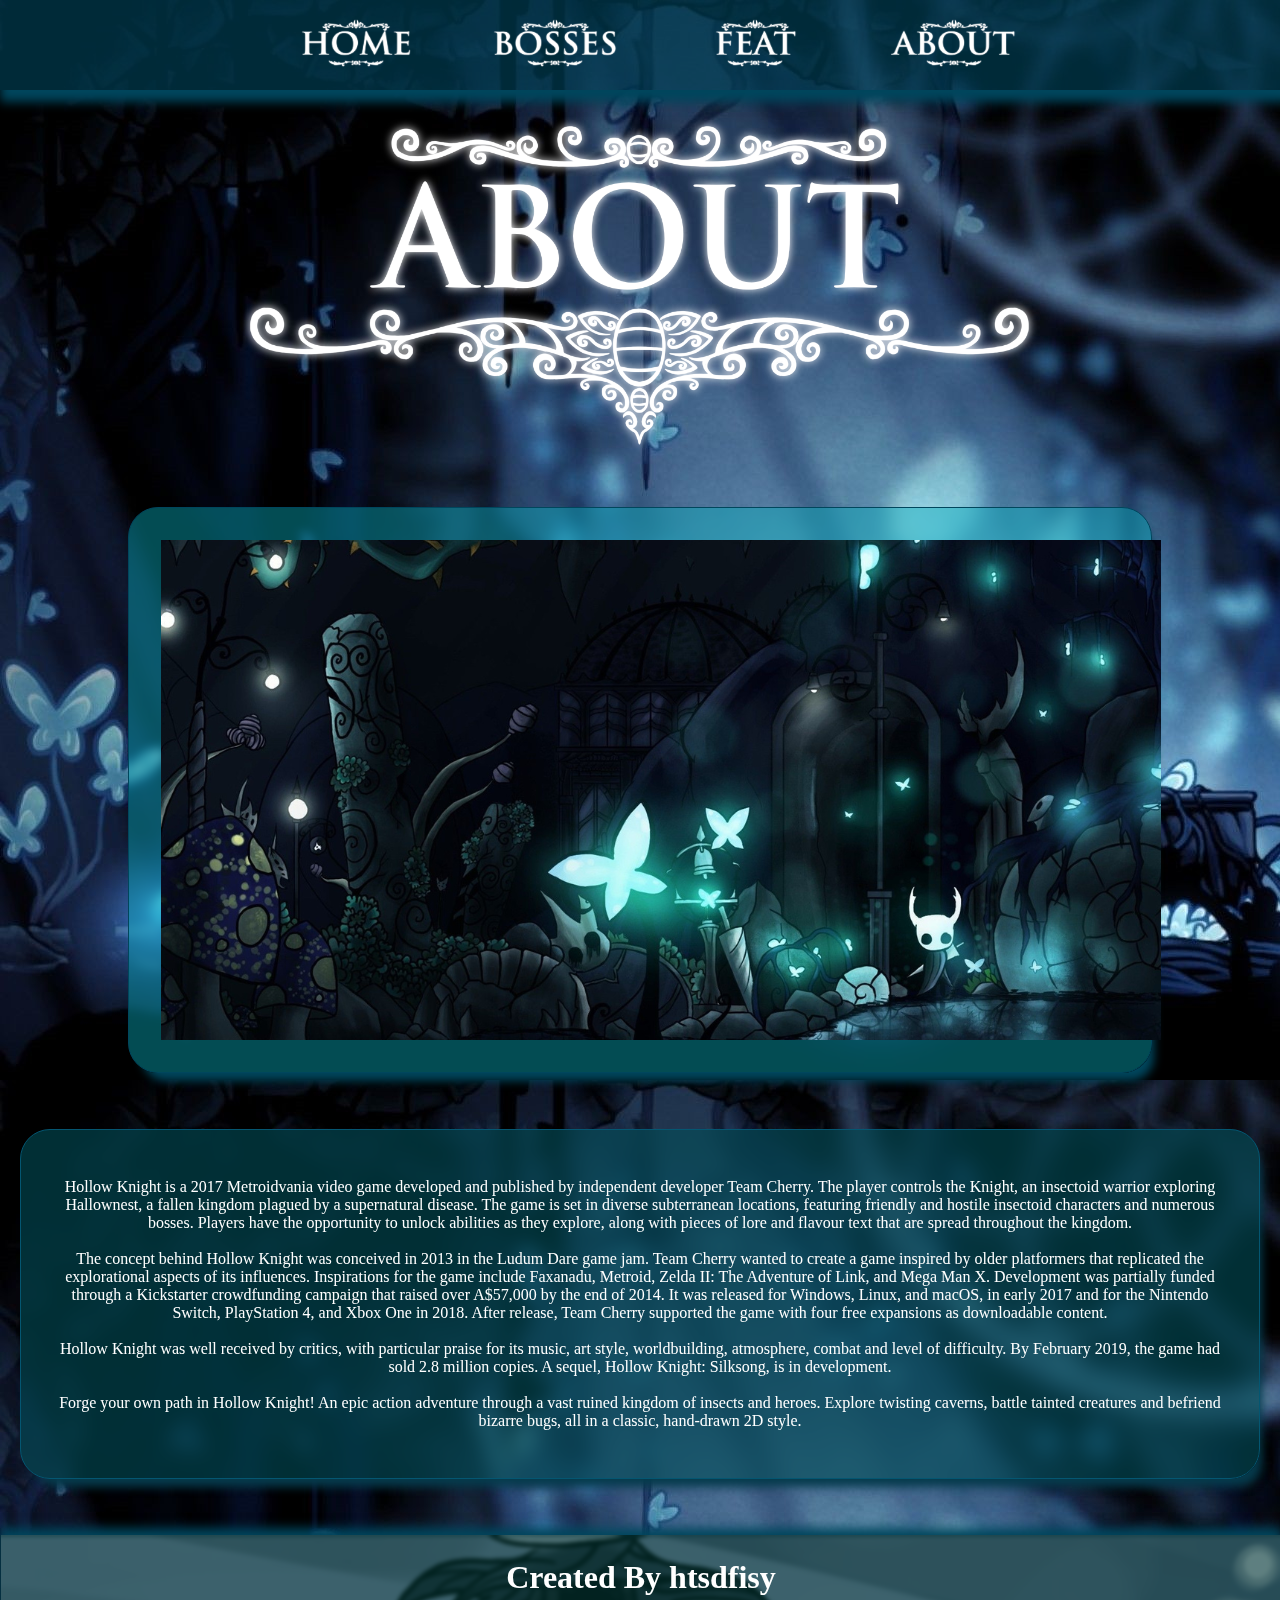
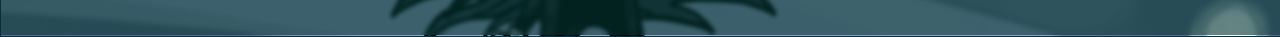
<file: about.html>
<!doctype html>
<html>
<head>
<meta charset="utf-8">
<title>about</title>
<link href="style.css" rel="stylesheet" type="text/css">
<link rel="icon" type="image/x-icon" href="./imagess/favicon.ico">
</head>

<body>
  <header>
    <table width="800" border="0" align="center">
      <tbody>
        <tr>
          <td align="center" valign="middle"><a href="index.html"><img src="imagess/homew.png" width="150" height="50" alt=""/></a></td>
          <td align="center" valign="middle"><a href="gallery.html"><img src="imagess/gallery.png" width="150" height="50" alt=""/></a></td>
          <td align="center" valign="middle"><a href="idk.html"><img src="imagess/achievement.png" width="150" height="50" alt=""/></a></td>
          <td align="center" valign="middle"><a href="about.html"><img src="imagess/about.png" width="150" height="50" alt=""/></a></td>
        </tr>
      </tbody>
    </table>
    </header>
    <div class="fill"></div>
<img class="cent" src="imagess/abort.png" width="1000" height="371" alt=""/>
<br><br>
<div class="hi"><img src="imagess/abcde.png" class="cent" width="1000" height="500" alt=""/></div>
<br> <br>
	<div class="ha"><p>Hollow Knight is a 2017 Metroidvania video game developed and published by independent developer Team Cherry. The player controls the Knight, an insectoid warrior exploring Hallownest, a fallen kingdom plagued by a supernatural disease. The game is set in diverse subterranean locations, featuring friendly and hostile insectoid characters and numerous bosses. Players have the opportunity to unlock abilities as they explore, along with pieces of lore and flavour text that are spread throughout the kingdom.
<br> <br>
    The concept behind Hollow Knight was conceived in 2013 in the Ludum Dare game jam. Team Cherry wanted to create a game inspired by older platformers that replicated the explorational aspects of its influences. Inspirations for the game include Faxanadu, Metroid, Zelda II: The Adventure of Link, and Mega Man X. Development was partially funded through a Kickstarter crowdfunding campaign that raised over A$57,000 by the end of 2014. It was released for Windows, Linux, and macOS, in early 2017 and for the Nintendo Switch, PlayStation 4, and Xbox One in 2018. After release, Team Cherry supported the game with four free expansions as downloadable content.
    <br> <br>
    Hollow Knight was well received by critics, with particular praise for its music, art style, worldbuilding, atmosphere, combat and level of difficulty. By February 2019, the game had sold 2.8 million copies. A sequel, Hollow Knight: Silksong, is in development.
    <br> <br>
    Forge your own path in Hollow Knight! An epic action adventure through a vast ruined kingdom of insects and heroes. Explore twisting caverns, battle tainted creatures and befriend bizarre bugs, all in a classic, hand-drawn 2D style.</p></div>
    <br> <br>
    <footer>
      <div class="foot">
        <h1 class="footle">Created By htsdfisy</h1>
      </div>
    </footer>
<script src="main.js"></script>
  </body>
</html>
</file>
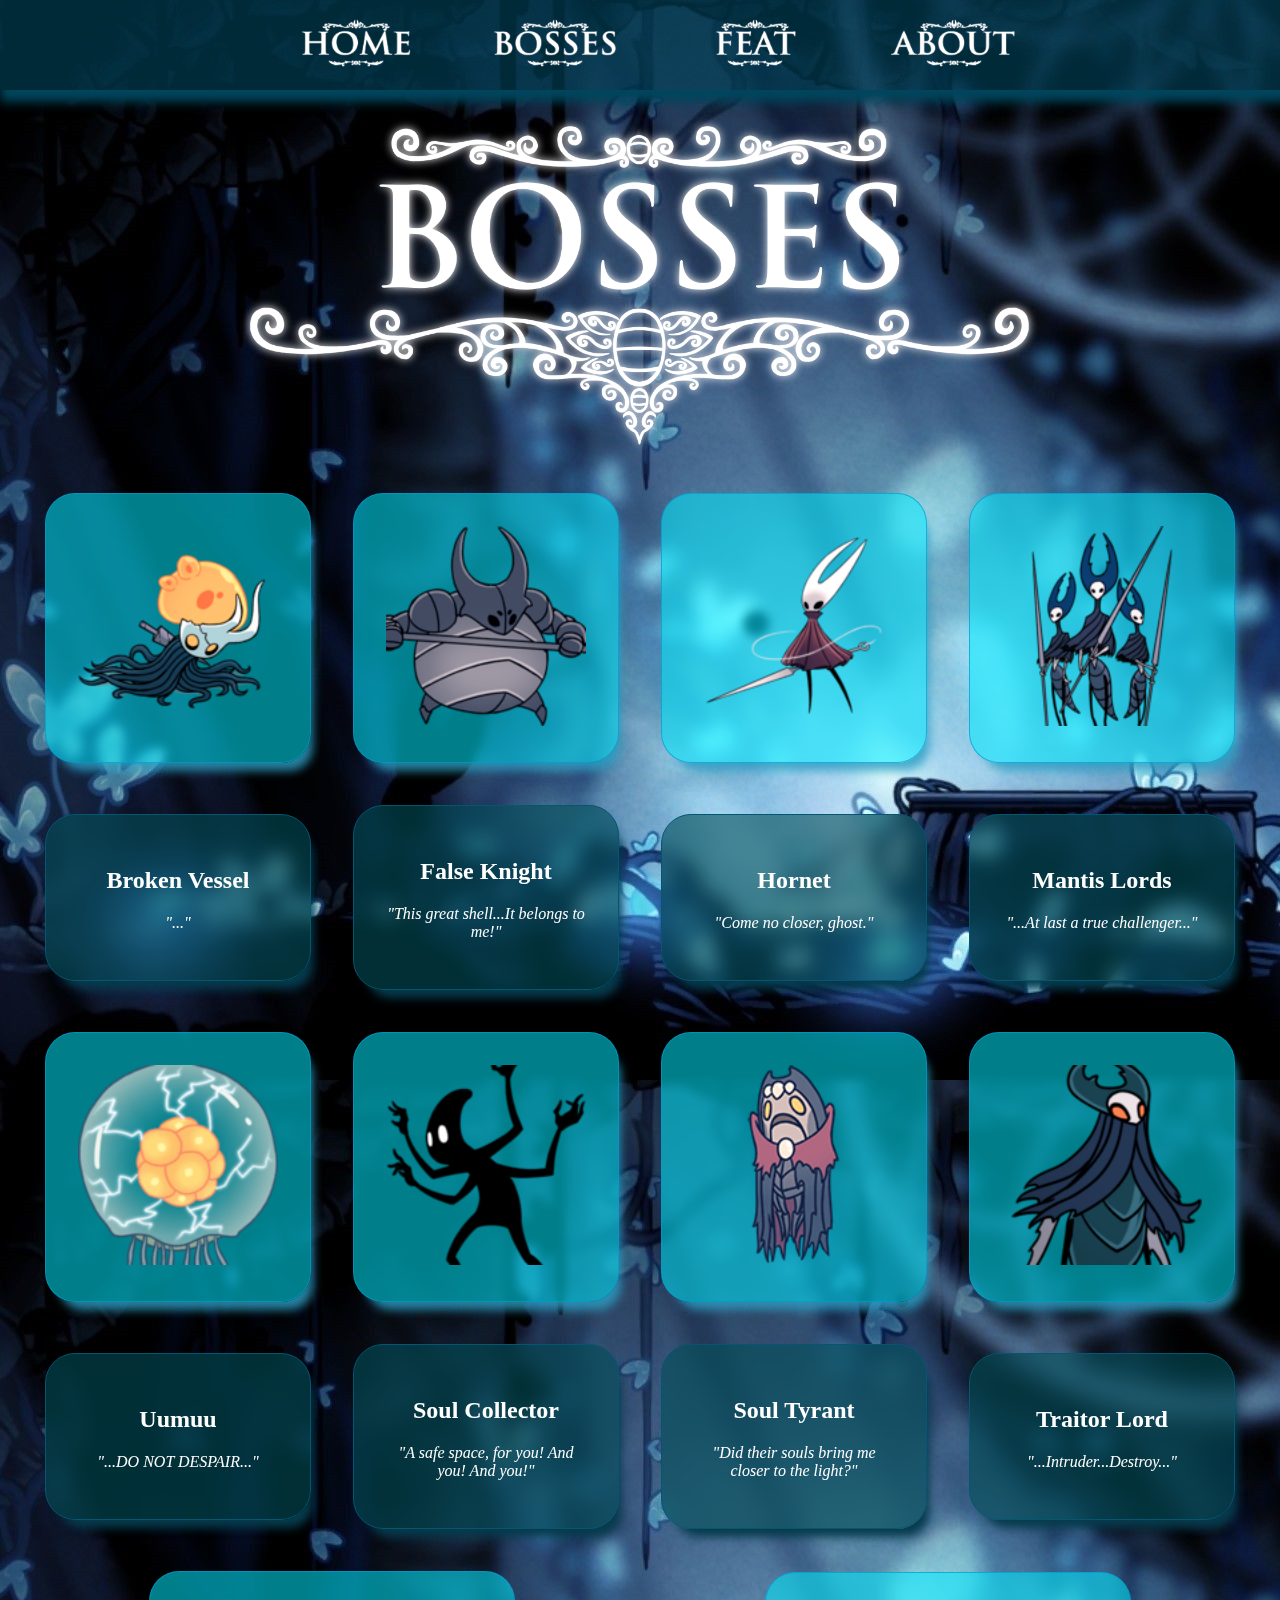
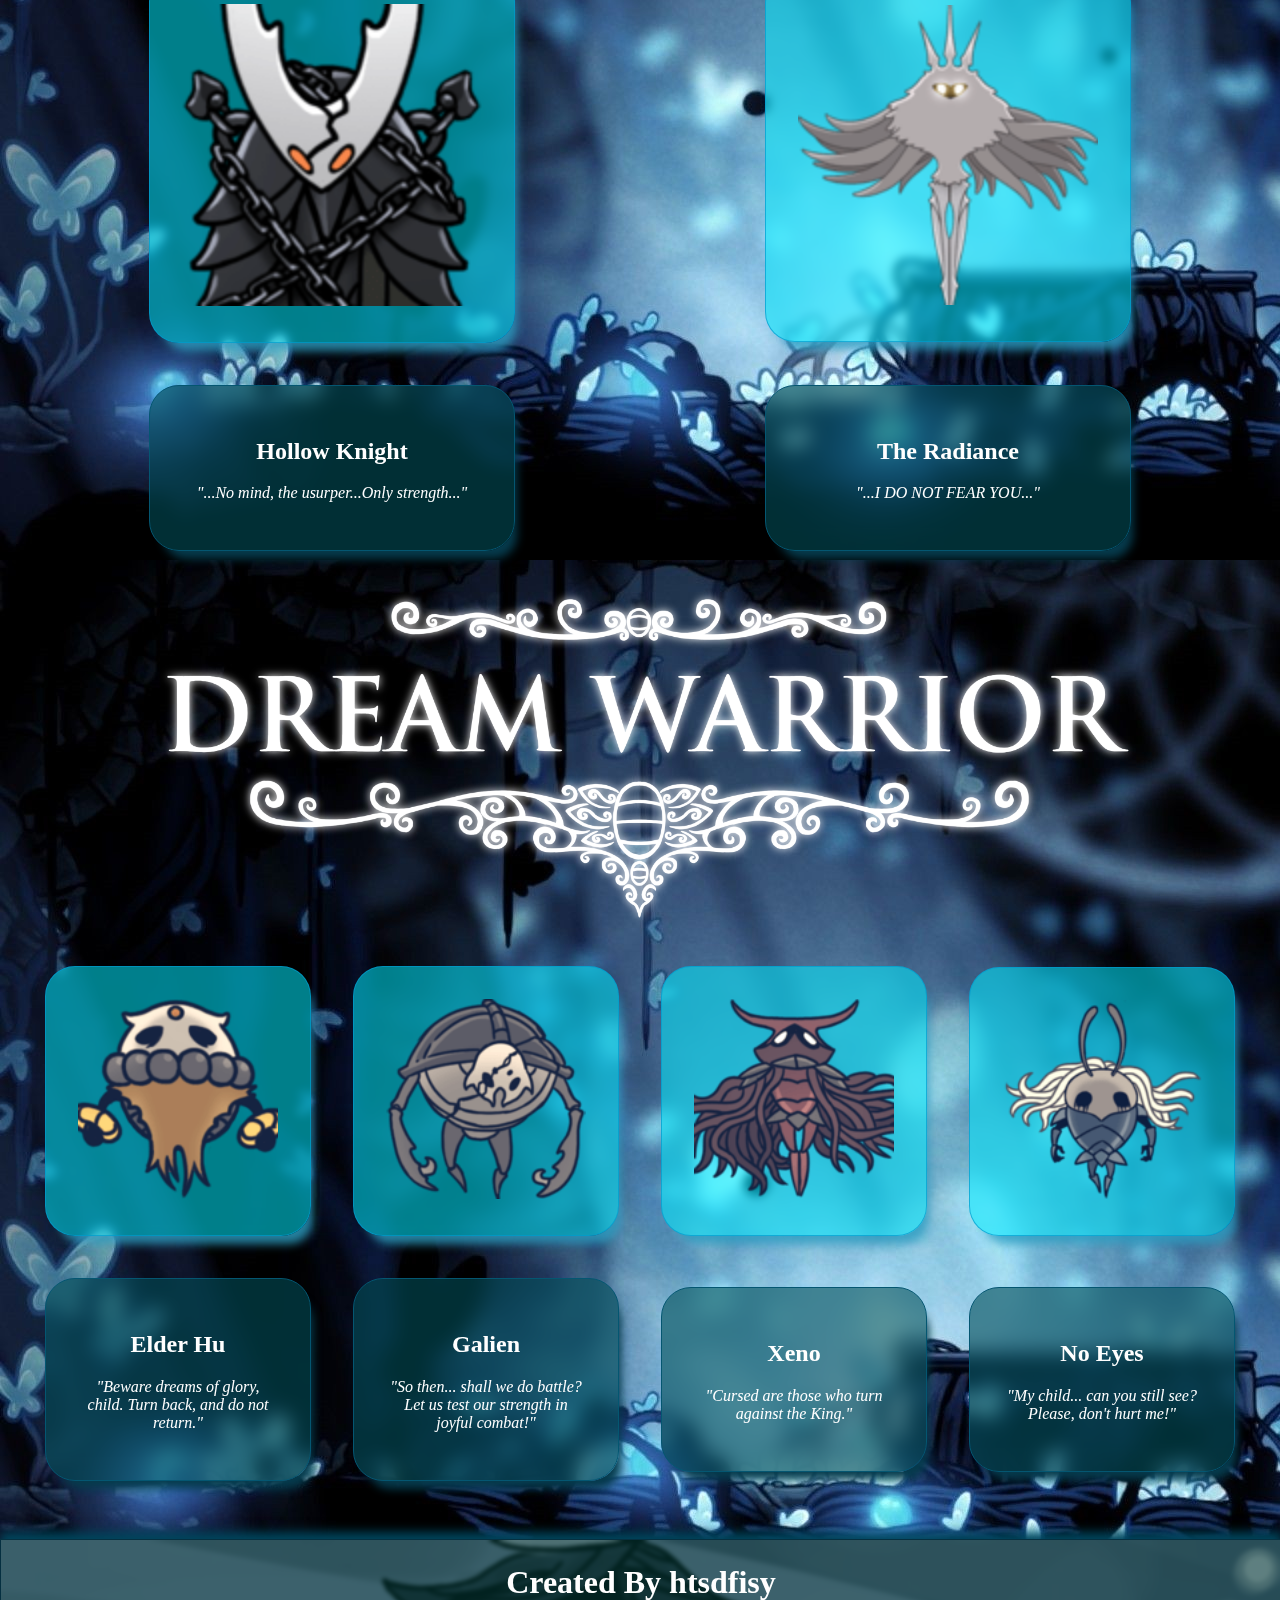
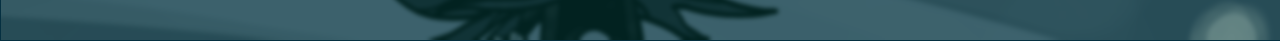
<file: gallery.html>
<!doctype html>
<html>
<head>
<meta charset="utf-8">
<title>gallery</title>
<link href="style.css" rel="stylesheet" type="text/css">
<link rel="icon" type="image/x-icon" href="./imagess/favicon.ico">
</head>

<body>
  <header>
    <table width="800" border="0" align="center">
      <tbody>
        <tr>
          <td align="center" valign="middle"><a href="index.html"><img src="imagess/homew.png" width="150" height="50" alt=""/></a></td>
          <td align="center" valign="middle"><a href="gallery.html"><img src="imagess/gallery.png" width="150" height="50" alt=""/></a></td>
          <td align="center" valign="middle"><a href="idk.html"><img src="imagess/achievement.png" width="150" height="50" alt=""/></a></td>
          <td align="center" valign="middle"><a href="about.html"><img src="imagess/about.png" width="150" height="50" alt=""/></a></td>
        </tr>
      </tbody>
    </table>
    </header>
    <div class="fill"></div>
<img class="cent" src="imagess/bosses.png" width="1000" height="371" alt=""/>
<table width="200" border="0" align="center" cellpadding="0">
  <tbody>
    <tr>
      <td align="center" valign="middle"><div class="ho"><img src="imagess/boss1.png" width="200"></div></td>
      <td align="center" valign="middle"><div class="ho"><img src="imagess/boss2.png" width="200"></div></td>
	  <td align="center" valign="middle"><div class="ho"><img src="imagess/boss3.png" width="200"></div></td>
    <td align="center" valign="middle"><div class="ho"><img src="imagess/boss4.png" width="200"></div></td>
    </tr>
    <tr>
 <td align="center" valign="middle"><div class="ha"><h2>Broken Vessel</h2><p><i>"..."</i></p></div></td>
 <td align="center" valign="middle"><div class="ha"><h2>False Knight</h2><p><i>"This great shell...It belongs to me!"</i></p></div></td>
      <td align="center" valign="middle"><div class="ha"><h2>Hornet</h2><p><i>"Come no closer, ghost."</i></p></div></td>
      <td align="center" valign="middle"><div class="ha"><h2>Mantis Lords</h2><p><i>"...At last a true challenger..."</i></p></div></td>
    </tr>
    <tr>
      <td align="center" valign="middle"><div class="ho"><img src="imagess/boss5.png" width="200"></td>
      <td align="center" valign="middle"><div class="ho"><img src="imagess/boss10.png" width="200"></td>
      <td align="center" valign="middle"><div class="ho"><img src="imagess/boss7.png" width="200"></td>
      <td align="center" valign="middle"><div class="ho"><img src="imagess/boss8.png" width="200"></td>
    </tr>
    <tr>
      <td align="center" valign="middle"><div class="ha"><h2>Uumuu</h2><p><i>"...DO NOT DESPAIR..."</i></p></div></td>
      <td align="center" valign="middle"><div class="ha"><h2>Soul Collector</h2><p><i>"A safe space, for you! And you! And you!"</i></p></div></td>
      <td align="center" valign="middle"><div class="ha"><h2>Soul Tyrant</h2><p><i>"Did their souls bring me closer to the light?"</i></p></div></td>
      <td align="center" valign="middle"><div class="ha"><h2>Traitor Lord</h2><p><i>"...Intruder...Destroy..."</i></p></div></td>
    </tr>
    <tr>
      <td colspan="2" align="center" valign="middle"><div class="ho" style="width:300px"><img src="imagess/boss9.png" width="300"></td>
      <td colspan="2" align="center" valign="middle"><div class="ho" style="width:300px"><img src="imagess/boss6.png" width="300"></td>
    </tr>
    <tr>
      <td colspan="2" align="center" valign="middle"><div class="ha" style="width:300px"><h2>Hollow Knight</h2><p><i>"...No mind, the usurper...Only strength..."</i></p></div></td>
      <td colspan="2" align="center" valign="middle"><div class="ha" style="width:300px"><h2>The Radiance</h2><p><i>"...I DO NOT FEAR YOU..."</i></p></div></td>
    </tr>
  </tbody>
</table>
<img class="cent" src="imagess/Dream boss.png" width="1000" height="371" alt=""/>
<table width="200" border="0" align="center" cellpadding="0">
  <tbody>
    <tr>
      <td align="center" valign="middle"><div class="ho"><img src="imagess/dboss1.png" width="200"></div></td>
      <td align="center" valign="middle"><div class="ho"><img src="imagess/dboss2.png" width="200"></div></td>
	  <td align="center" valign="middle"><div class="ho"><img src="imagess/dboss3.png" width="200"></div></td>
    <td align="center" valign="middle"><div class="ho"><img src="imagess/dboss4.png" width="200"></div></td>
    </tr>
    <tr>
 <td align="center" valign="middle"><div class="ha"><h2>Elder Hu</h2><p><i>"Beware dreams of glory, child. Turn back, and do not return."</i></p></div></td>
 <td align="center" valign="middle"><div class="ha"><h2>Galien</h2><p><i>"So then... shall we do battle? Let us test our strength in joyful combat!"</i></p></div></td>
      <td align="center" valign="middle"><div class="ha"><h2>Xeno</h2><p><i>"Cursed are those who turn against the King."</i></p></div></td>
      <td align="center" valign="middle"><div class="ha"><h2>No Eyes</h2><p><i>"My child... can you still see? Please, don't hurt me!"</i></p></div></td>
    </tr>
  </tbody>
</table>
<br><br>
<footer>
  <div class="foot">
    <h1 class="footle">Created By htsdfisy</h1>
  </div>
</footer>
<script src="main.js"></script>
</body>
</html>
</file>
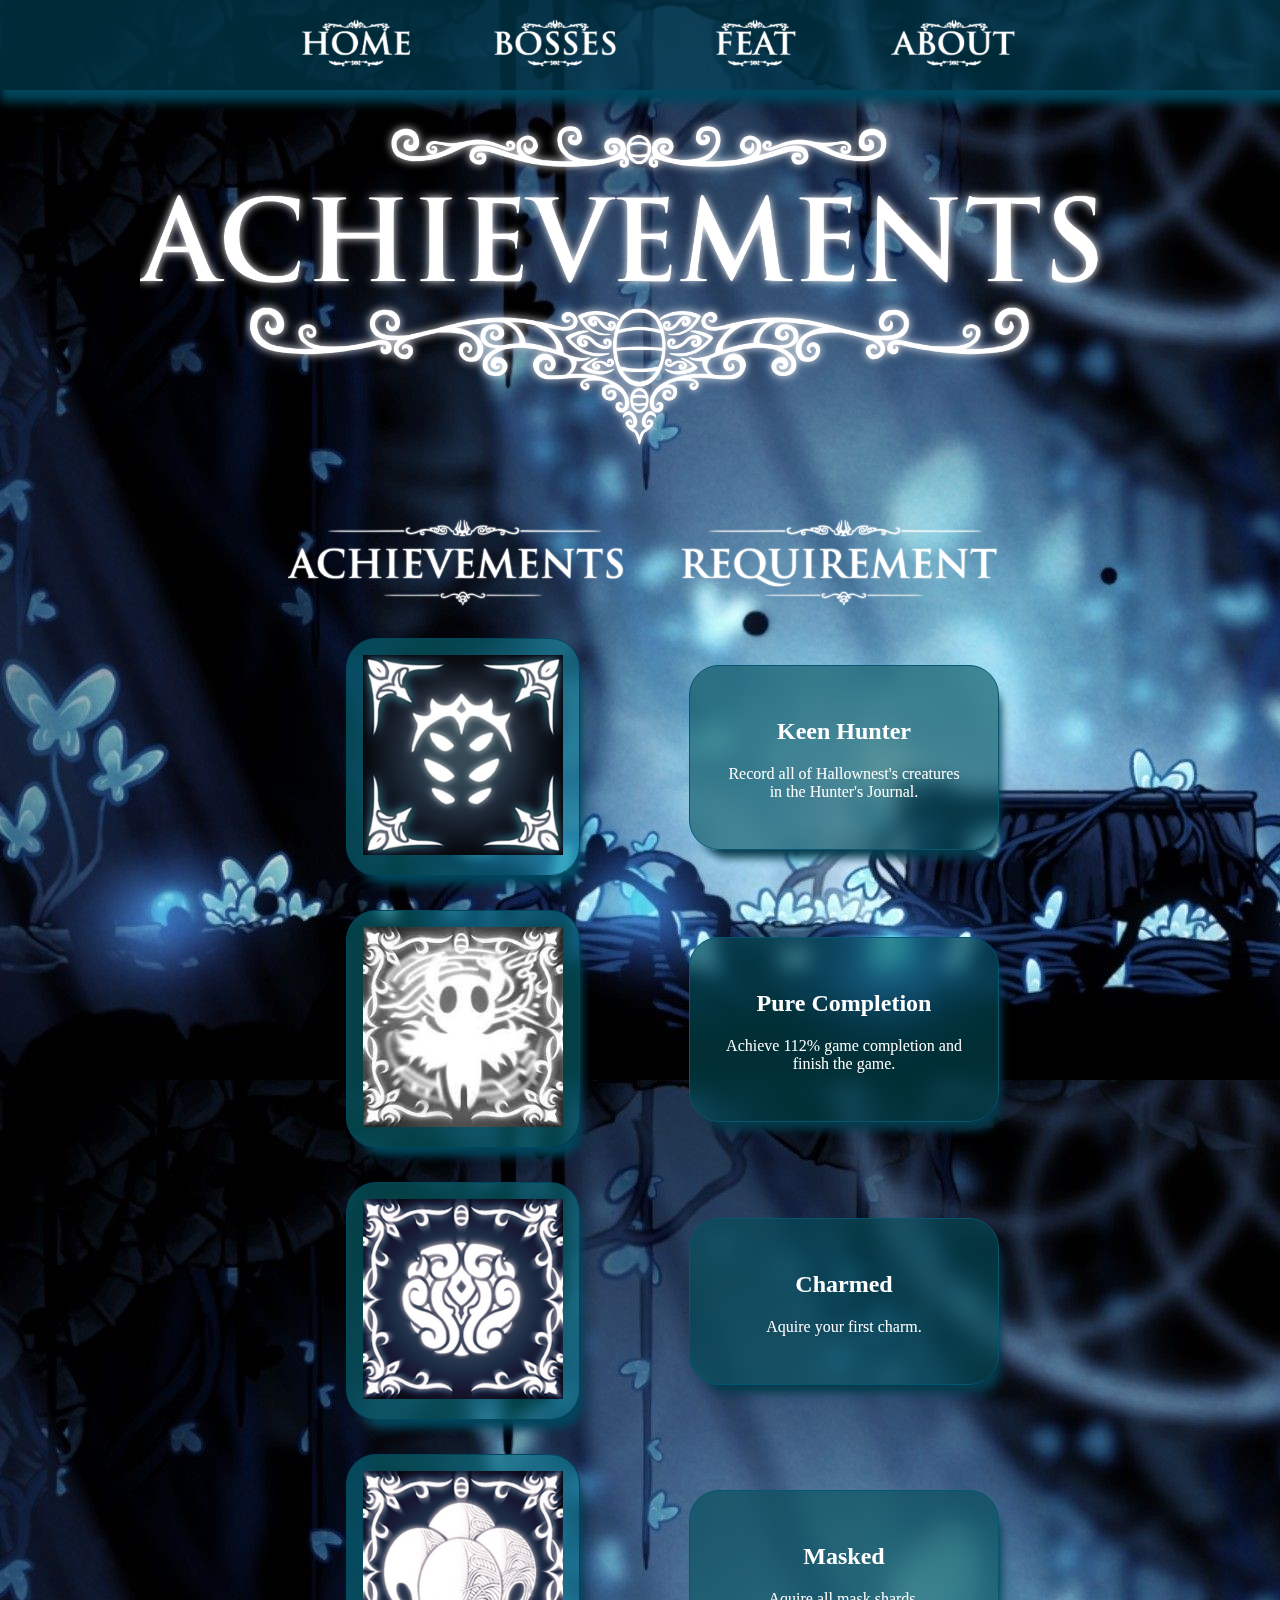
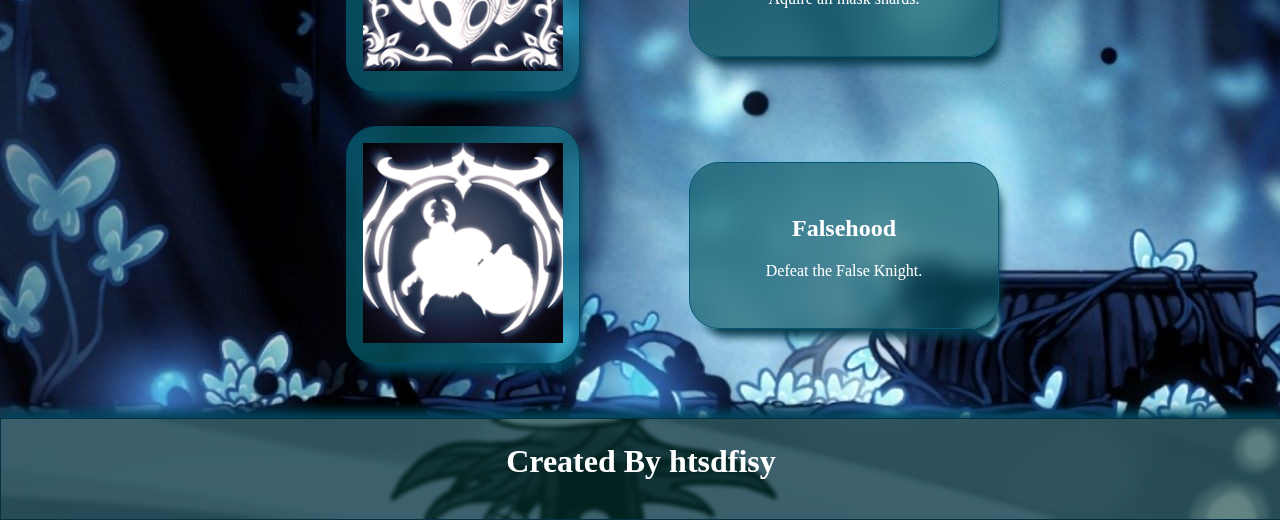
<file: idk.html>
<!doctype html>
<html>
<head>
<meta charset="utf-8">
<title>achievements</title>
<link href="style.css" rel="stylesheet" type="text/css">
<link rel="icon" type="image/x-icon" href="./imagess/favicon.ico">
</head>

<body>
  <header>
    <table width="800" border="0" align="center">
      <tbody>
        <tr>
          <td align="center" valign="middle"><a href="index.html"><img src="imagess/homew.png" width="150" height="50" alt=""/></a></td>
          <td align="center" valign="middle"><a href="gallery.html"><img src="imagess/gallery.png" width="150" height="50" alt=""/></a></td>
          <td align="center" valign="middle"><a href="idk.html"><img src="imagess/achievement.png" width="150" height="50" alt=""/></a></td>
          <td align="center" valign="middle"><a href="about.html"><img src="imagess/about.png" width="150" height="50" alt=""/></a></td>
        </tr>
      </tbody>
    </table>
    </header>
    <div class="fill"></div>
	<img class="cent" src="imagess/ACHIEVEMENTS .png" width="1000" height="371" alt=""/>
  <br><br>
<table width="200" border="0" align="center">
  <tbody>
    <tr>
      <th scope="col"><img src="imagess/ACHIEVEMENTS  (1).png" width="350" alt=""/></th>
      <th scope="col"><img src="imagess/requirement .png" width="350" alt=""/></th>
    </tr>
	    <tr>
	      <td align="center" valign="middle"><div class="he"><img src="imagess/ach1.jpg" alt="" width="200"/></div></td>
	      <td align="center" valign="middle"><div class="ha"><h2>Keen Hunter</h2><p>Record all of Hallownest's creatures in the Hunter's Journal.</p></div></td>
        </tr>
	    <tr>
	      <td align="center" valign="middle"><div class="he"><img src="imagess/ach2.png" alt="" height="200"/></div></td>
	      <td align="center" valign="middle"><div class="ha"><h2>Pure Completion</h2><p>Achieve 112% game completion and finish the game.</p></div></td>
        </tr>
	    <tr>
	      <td align="center" valign="middle"><div class="he"><img src="imagess/Untitled design.png" alt="" height="200"/></div></td>
	      <td align="center" valign="middle"><div class="ha"><h2>Charmed</h2><p>Aquire your first charm.</p></div></td>
        </tr>
	    <tr>
	      <td align="center" valign="middle"><div class="he"><img src="imagess/Untitled design (1).png" alt="" height="200"/></div></td>
	      <td align="center" valign="middle"><div class="ha"><h2>Masked</h2><p>Aquire all mask shards.</p></div></td>
        </tr>
	    <tr>
	      <td align="center" valign="middle"><div class="he"><img src="imagess/Untitled design (2).png" alt="" height="200"/></div></td>
	      <td align="center" valign="middle"><div class="ha"><h2>Falsehood</h2><p>Defeat the False Knight.</p></div></td>
        </tr>
      </tbody>
</table>
<br> <br>
<footer>
  <div class="foot">
    <h1 class="footle">Created By htsdfisy</h1>
  </div>
</footer>
<script src="main.js"></script>
</body>
</html>
</file>
<file: style.css>
@charset "utf-8";
body{
	background-color:black;
	background-image:url("imagess/edcba.jpg");
	color:white;
	font-family:"Palatino Linotype";
	text-align:center;
    margin:0;
}
.cent{
	display:block;
	margin-left:auto;
	margin-right:auto;
}
h1{
	text-align:center;
}
.hi{
    margin-left:10%;
    margin-right:10%;
    background: #07adbc70;
    backdrop-filter: blur(5px);
    padding: 2rem;
    border-radius: 30px;
    box-shadow: 8px 14px 10px -6px #00465D;
    border: 1px solid #00465D;
}
.ho{
    background: #00eaff8a;
    backdrop-filter: blur(5px);
    padding: 2rem;
    border-radius: 30px;
    margin:20px;
    box-shadow: 8px 14px 10px -6px #2d9dc2d1;
    border: 1px solid #009bceb6;
}
.ha{
    background: #014f5999;
    backdrop-filter: blur(10px);
    padding: 2rem;
    border-radius: 30px;
	margin:20px;
    box-shadow: 8px 14px 10px -6px #063b4d;
    border: 1px solid #045671;
}
.he{
    background: #07adbc60;
    backdrop-filter: blur(7px);
    padding: 1rem;
    border-radius: 30px;
    margin-left:85px;
    margin-right:85px;
    margin-top:15px;
    margin-bottom:15px;
    box-shadow: 8px 14px 10px -6px #00465D;
    border: 1px solid #00465D;
}
header {
    color:white;
    position: fixed;
    width: 100%;
    background:#00465D99;
	backdrop-filter:blur(74x);
    top: 0;
    transition: all 500ms ease;
    z-index:999;
    padding:15px;
    box-shadow: 0px 12px 10px 0px #00465D;
}
header.scrolled {
    border-radius: 10px;
    background: #00465D70;
    backdrop-filter: blur(7px);
    border: 1px solid #00465D;
    transition: all 500ms ease;
    width: 92%;
    margin: 0 4%;
    top: 20px;
    box-shadow: 8px 14px 10px -6px #00465D;
    z-index:999;
    padding:10px
}
.fill{
	height:100px;
}
footer{
    height:100px;
    color:white;
    background-color:#04383599;
    background-image:url("imagess/thing.gif");
    background-position-x:72%;
    background-position-y:45%;
    backdrop-filter:blur(9px);
    width: 100%;
    border: 1px solid #053041;
    box-shadow: 0 -7px 10px 0px #00465D;
}
.foot{
    background-color:#04383599;
    height:100px;
    backdrop-filter:blur(2px);
    display:block;
    transform:translateY(-22px);
}
.footle{
    transform:translateY(24px);
}
</file>
